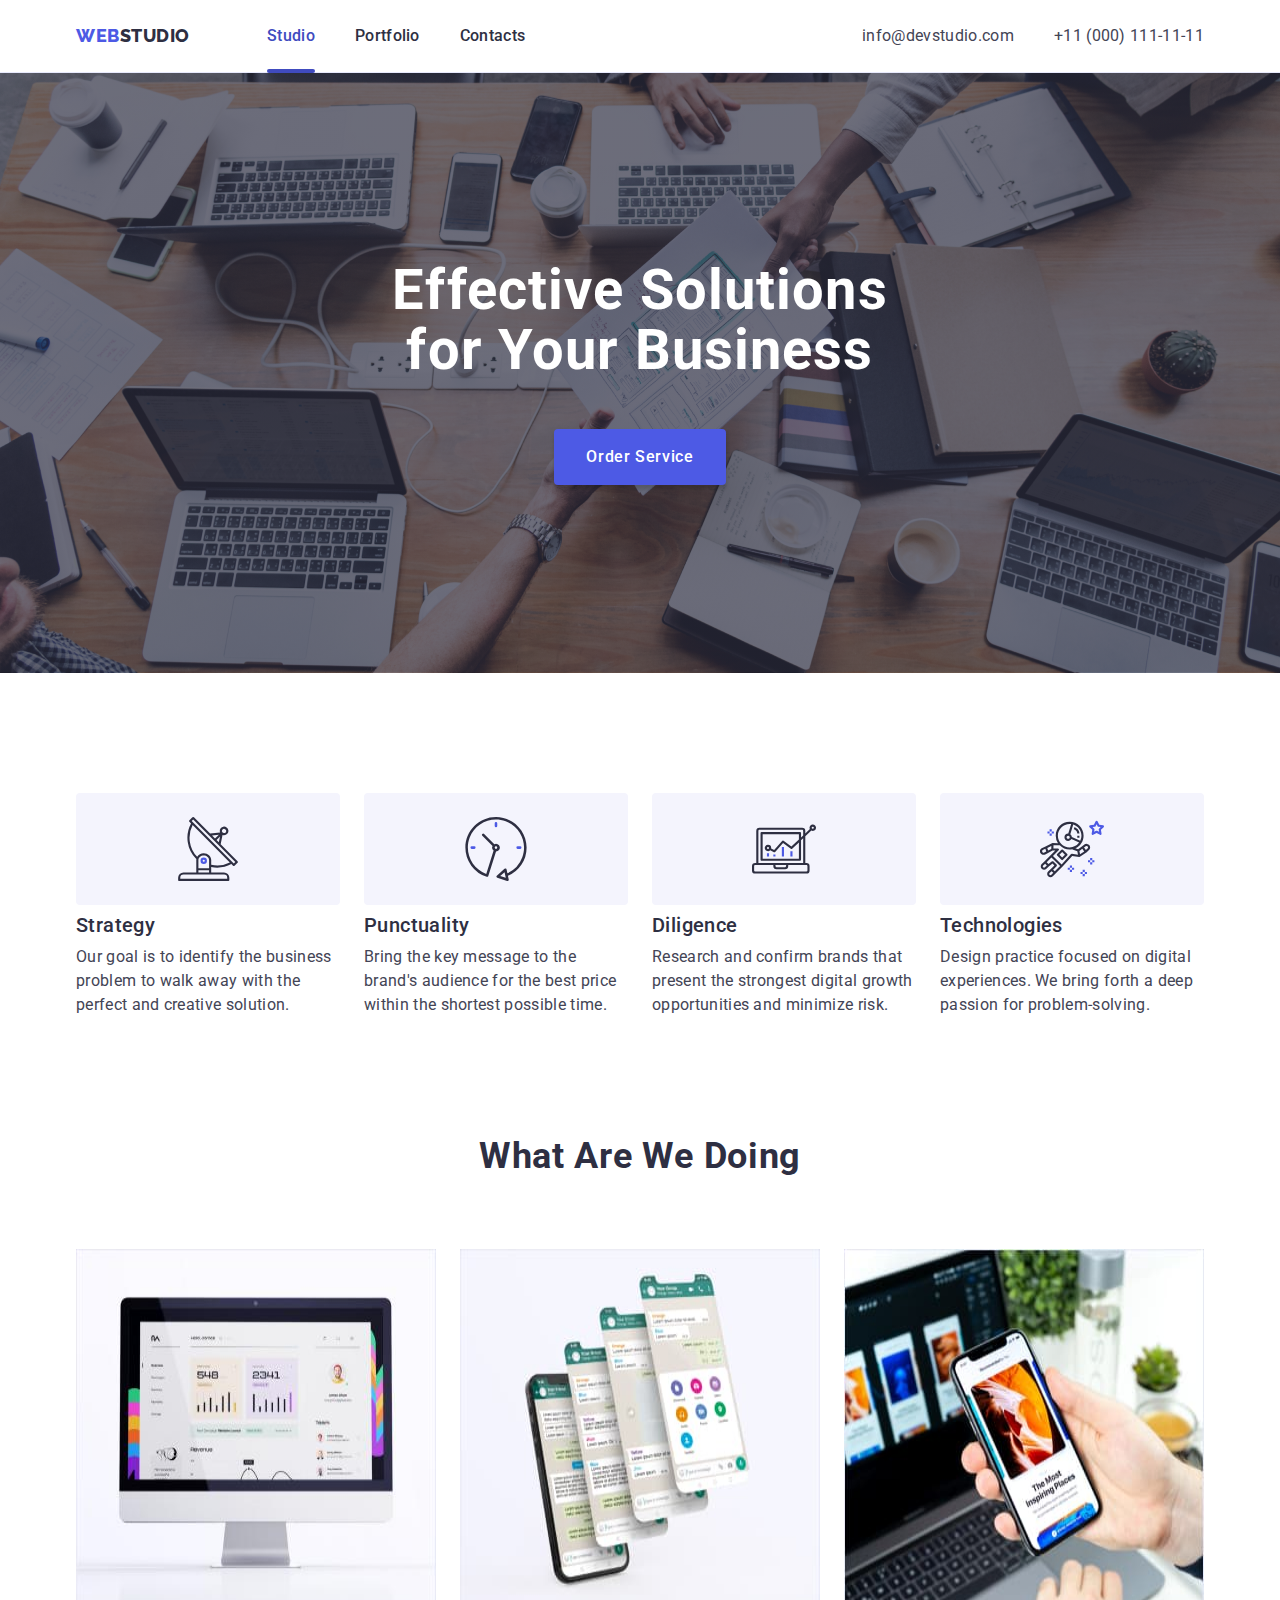
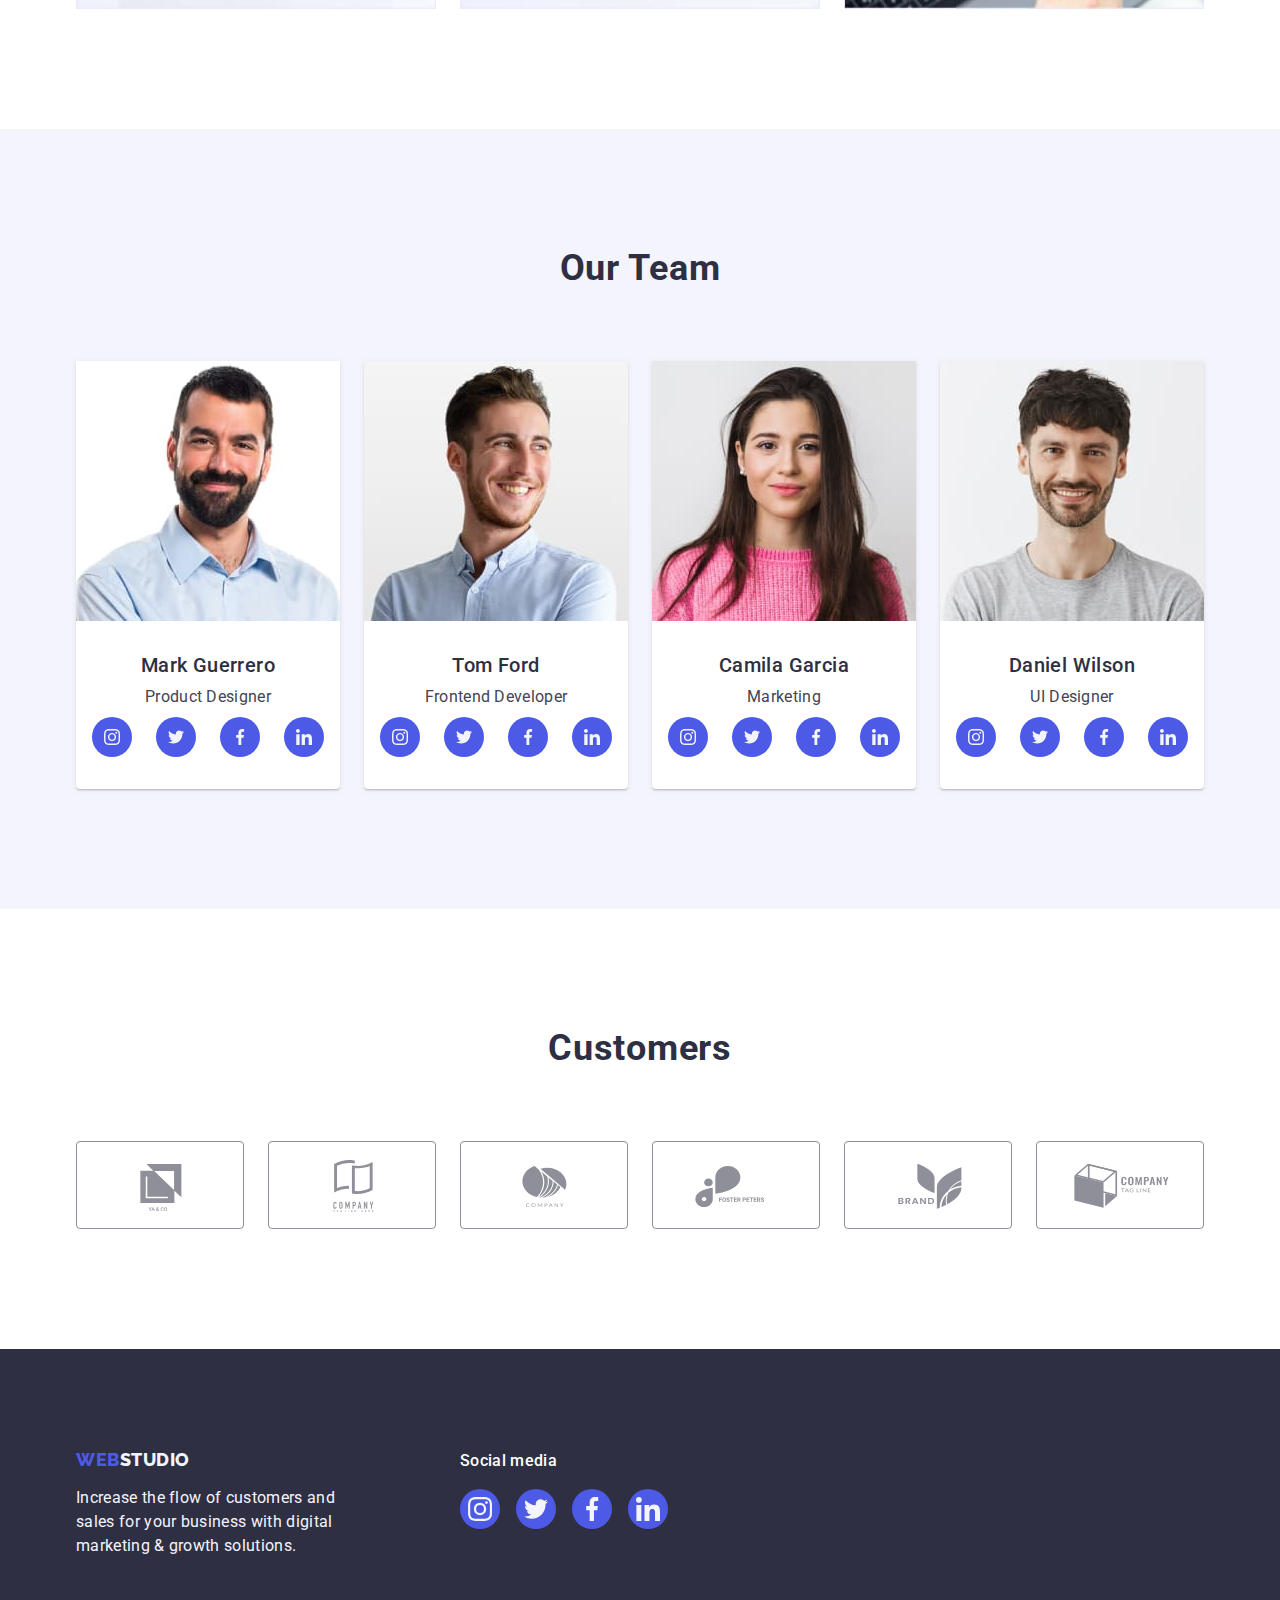
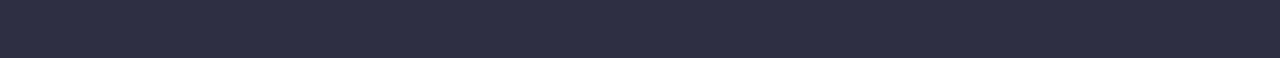
<file: index.html>
<!DOCTYPE html>
<html lang="en">
    <head>
        <meta charset="utf-8" />
        <meta name="description" content="Effective Solutions for Your Business" />
        <title>Effective Solutions for Your Business</title>
        <link rel="stylesheet" href="https://cdn.jsdelivr.net/npm/modern-normalize@2.0.0/modern-normalize.min.css"> 
        <link rel="stylesheet" href="./css/style.css" />
        <link rel="preconnect" href="https://fonts.googleapis.com">
        <link rel="preconnect" href="https://fonts.gstatic.com" crossorigin>
        <link href="https://fonts.googleapis.com/css2?family=Raleway:wght@800&family=Roboto:wght@400;500;700;900&display=swap" rel="stylesheet">
    </head>
    <body class="main-page">
        <header class="header">
            <div class="container">
                <nav class="nav">
                <a class="link logo" href="./index.html">Web<span class="logo-studio">Studio</span></a>
                <ul class="list">
                    <li><a class="nav link current" href="./index.html">Studio</a></li>
                    <li><a class="nav link" href="./portfolio.html">Portfolio</a></li>
                <li><a class="nav link" href="">Contacts</a></li>
                </ul>
            </nav>
            <address class="contacts">
                <ul class="list">
                    <li class="contact-item">
                <a class="link"  href="mailto:info@devstudio.com">info@devstudio.com</a><br />
                </li>
                <li class="contact-item">
                    <a class="link" href="tel:+110001111111">+11 (000) 111-11-11</a>
                </li>
                </ul>
            </address>
        </div>
         </header>
        <main>
            <section class="section-hero section">
                <div class="container">
            <h1 class="page-title">Effective Solutions
            for Your Business</h1>
            <button data-modal-open class="button" type="button">Order Service</button>
        
      
        </div>
            </section>
       
        <section class="section-offer section">
            <div class="container">
            <h2 class="visually-hidden">Our offer</h2>
            <ul class="list">
                <li class="item">
                    <div class="icon-top">
                    <svg class="icon" width="64" height="64">
                        <use href="./images/icons.svg#icon-antenna-1"></use>
                    </svg>
                </div>
            <h3 class="title">Strategy</h3>
            <p class="title-text">Our goal is to identify the business
            problem to walk away with the perfect and creative solution.</p>
            </li>
            <li class="item">
                  <div class="icon-top">
                    <svg class="icon" width="64" height="64">
                        <use href="./images/icons.svg#icon-clock-1"></use>
                    </svg>
                </div>
            <h3 class="title">Punctuality</h3>
            <p class="title-text">Bring the key message to the brand's audience for the best price within the shortest possible time.</p>
            </li>
            <li class="item">
                  <div class="icon-top">
                    <svg class="icon" width="64" height="64">
                        <use href="./images/icons.svg#icon-diagram-1"></use>
                    </svg>
                </div>
            <h3 class="title">Diligence</h3>
            <p class="title-text">Research and confirm brands that present the strongest digital growth opportunities and minimize risk.</p>
            </li>
            <li class="item">
                  <div class="icon-top">
                    <svg class="icon" width="64" height="64">
                        <use href="./images/icons.svg#icon-astronaut-1"></use>
                    </svg>
                </div>
            <h3 class="title">Technologies</h3>
            <p class="title-text">Design practice focused on digital experiences. We bring forth a deep passion for problem-solving.</p>
            </li>
            </ul>
        </div>
        </section>
        <section class="section-doing section">
            <div class="container">
            <h2 class="section-title">What are we doing</h2>
            <ul class="list">
                <li class="item">
            <img src="./images/section_2/Rectangle71.jpg" alt="personal_computer"
            width="360" height="360" />
            </li>
            <li class="item">
            <img src="./images/section_2/Rectangle71(1)(1).jpg" alt="phone"
            width="360" height="360"/>
            </li>
            <li class="item">
            <img src="./images/section_2/Rectangle71(1)(2).jpg" alt="phones"
            width="360" height="360" />
            </li>
            </ul>
        </div>
        </section>
        <section class="section-title-team section">
            <div class="container">
            <h2 class="title-team">Our Team</h2>
            <ul class="list">
                <li class="section-team-item">
                    <img src="./images/section_3/img(1).jpg" alt="Mark Guerrero"
                    width="264" height="260" />
                    <div class="cower-team">
                    <h3 class="title">Mark Guerrero</h3>
                    <p class="title-text">Product Designer</p>
                    <ul class="list">
                        <li class="item">
                            <a class="link-icon-soc" href="">
                                <svg class="icon-social" width="16" height="16">
                                    <use href="./images/icons.svg#icon-instagram-2"></use>
                                </svg>
                            </a>
                        </li>
                        <li class="item">
                            <a class="link-icon-soc" href="">
                                <svg class="icon-social" width="16" height="16">
                                    <use href="./images/icons.svg#icon-twitter-1"></use>
                                </svg>
                            </a>
                        </li>
                        <li class="item">
                            <a class="link-icon-soc" href="">
                                <svg class="icon-social" width="16" height="16">
                                    <use href="./images/icons.svg#icon-facebook-1"></use>
                                </svg>
                            </a>
                        </li>
                        <li class="item">
                            <a class="link-icon-soc" href="">
                                <svg class="icon-social" width="16" height="16">
                                    <use href="./images/icons.svg#icon-linkedin-1"></use>
                                </svg>
                            </a>
                        </li>
                    </ul>
                </div>
                </li>
                <li class="section-team-item">
                    <img src="./images/section_3/img(2).jpg" alt="Tom Ford"
                     width="264" height="260" />
                     <div class="cower-team">
                     <h3 class="title">Tom Ford</h3>
                     <p class="title-text">Frontend Developer</p>
                     <ul class="list">
                        <li class="item">
                            <a class="link-icon-soc" href="">
                                <svg class="icon-social" width="16" height="16">
                                    <use href="./images/icons.svg#icon-instagram-2"></use>
                                </svg>
                            </a>
                        </li>
                        <li class="item">
                            <a class="link-icon-soc" href="">

                                <svg class="icon-social" width="16" height="16">
                                    <use href="./images/icons.svg#icon-twitter-1"></use>
                                </svg>
                            </a>
                        </li>
                        <li class="item">
                            <a class="link-icon-soc" href="">
                                <svg class="icon-social" width="16" height="16">
                                    <use href="./images/icons.svg#icon-facebook-1"></use>
                                </svg>
                            </a>
                        </li>
                        <li class="item">
                            <a class="link-icon-soc" href="">
                                <svg class="icon-social" width="16" height="16">
                                    <use href="./images/icons.svg#icon-linkedin-1"></use>
                                </svg>
                            </a>
                        </li>
                    </ul>
                    </div>
                </li>
                <li class="section-team-item">
                    <img src="./images/section_3/img(3).jpg" alt="Camila Garcia"
                     width="264" height="260" />
                     <div class="cower-team">
                     <h3 class="title">Camila Garcia</h3>
                     <p class="title-text">Marketing</p>
                     <ul class="list">
                        <li class="item">
                            <a class="link-icon-soc" href="">
                                <svg class="icon-social" width="16" height="16">
                                    <use href="./images/icons.svg#icon-instagram-2"></use>
                                </svg>
                            </a>
                        </li>
                        <li class="item">
                            <a class="link-icon-soc" href="">
                                <svg class="icon-social" width="16" height="16">
                                    <use href="./images/icons.svg#icon-twitter-1"></use>
                                </svg>
                            </a>
                        </li>
                        <li class="item">
                            <a class="link-icon-soc" href="">
                                <svg class="icon-social" width="16" height="16">
                                    <use href="./images/icons.svg#icon-facebook-1"></use>
                                </svg>
                            </a>
                        </li>
                        <li class="item">
                            <a class="link-icon-soc" href="">
                                <svg class="icon-social" width="16" height="16">
                                    <use href="./images/icons.svg#icon-linkedin-1"></use>
                                </svg>
                            </a>
                        </li>
                    </ul>
                    </div>
                </li>
                <li class="section-team-item">
                    <img src="./images/section_3/img(4).jpg" alt="Daniel Wilson"
                     width="264" height="260" />
                     <div class="cower-team">
                     <h3 class="title">Daniel Wilson</h3>
                     <p class="title-text">UI Designer</p>
                     <ul class="list">
                        <li class="item">
                            <a class="link-icon-soc" href="">
                                <svg class="icon-social" width="16" height="16">
                                    <use href="./images/icons.svg#icon-instagram-2"></use>
                                </svg>
                            </a>
                        </li>
                        <li class="item">
                            <a class="link-icon-soc" href="">
                                <svg class="icon-social" width="16" height="16">
                                    <use href="./images/icons.svg#icon-twitter-1"></use>
                                </svg>
                            </a>
                        </li>
                        <li class="item">
                            <a class="link-icon-soc" href="">
                                <svg class="icon-social" width="16" height="16">
                                    <use href="./images/icons.svg#icon-facebook-1"></use>
                                </svg>
                            </a>
                        </li>
                        <li class="item">
                            <a class="link-icon-soc" href="">
                                <svg class="icon-social" width="16" height="16">
                                    <use href="./images/icons.svg#icon-linkedin-1"></use>
                                </svg>
                            </a>
                        </li>
                    </ul>
                    </div>
                </li>
            </ul>
        </div>
        </section>
        <section class="customers">
            <div class="container">
                <h2 class="title">Customers</h2>
                <ul class="list">
                    <li class="item">
                        <a class="icon-top"  href="">
                    <svg class="icon" width="104" height="56">
                        <use href="./images/icons.svg#icon-Logo"></use>
                    </svg>
            </a>
                    </li>
                    <li class="item">
                        <a class="icon-top"  href="">
                    <svg class="icon" width="104" height="56">
                        <use href="./images/icons.svg#icon-Logo-1"></use>
                    </svg>
            </a>
                    </li>
                    <li class="item">
                        <a class="icon-top" href="">

                    <svg class="icon" width="104" height="56">
                        <use href="./images/icons.svg#icon-Logo-2"></use>
                    </svg>
            </a>
                    </li>
                    <li class="item">
                        <a class="icon-top" href="">
                    <svg class="icon" width="104" height="56">
                        <use href="./images/icons.svg#icon-Logo-3"></use>
                    </svg>
            </a>
                    </li>
                    <li class="item">
                        <a class="icon-top" href="">
                    <svg class="icon" width="104" height="56">
                        <use href="./images/icons.svg#icon-Logo-4"></use>
                    </svg>
            </a>
                    </li>
                    <li class="item">
                        <a class="icon-top" href="">
                    <svg class="icon" width="104" height="56">
                        <use href="./images/icons.svg#icon-Logo-5"></use>
                    </svg>
            </a>
                    </li>
                </ul>
            </div>
        </section>
        </main>
        <footer class="footer">
            <div class="footer-section container">
           <div class="footer-text">     
        <a class="link" href="./index.html">Web<span class="logo-studio-footer">Studio</span></a>
          <p class="title-text">Increase the flow of customers and sales for your business with digital marketing & growth solutions.</p>
        </div>
        <div class="social">
            <p class="text">Social media</p>
            <ul class="list">
                <li class="item">
                              <a class="icon-soc" href="">
                    <svg class="icon" width="24" height="24">
                        <use href="./images/icons.svg#icon-instagram-2"></use>
                    </svg>
            </a>
                </li>
                <li class="item">
                              <a class="icon-soc" href="">
                        <svg class="icon" width="24" height="24">
                        <use href="./images/icons.svg#icon-twitter-1"></use>
                    </svg>
            </a>
                </li>
                <li class="item">
                              <a class="icon-soc" href="">
                    <svg class="icon" width="24" height="24">
                        <use href="./images/icons.svg#icon-facebook-1"></use>
                    </svg>
            </a>
                </li>
                <li class="item">
                              <a class="icon-soc" href="">
                    <svg class="icon" width="24" height="24">
                        <use href="./images/icons.svg#icon-linkedin-1"></use>
                    </svg>
            </a>
                </li>
            </ul>
        </div>
            </div>
        </footer>
            <div class="backdrop is-hidden" data-modal>
                <div class="modal">
                    <button data-modal-close type="button" class="modal-button">
                        <svg class="item-modal" width="8" height="8">
                            <use href="./images/icons.svg#icon-close-black-18dp-2-1-1"></use>
                        </svg>
                    </button>
                </div>
                </div>
        <script src="./js/modal.js"></script>
    </body>
</html>
</file>
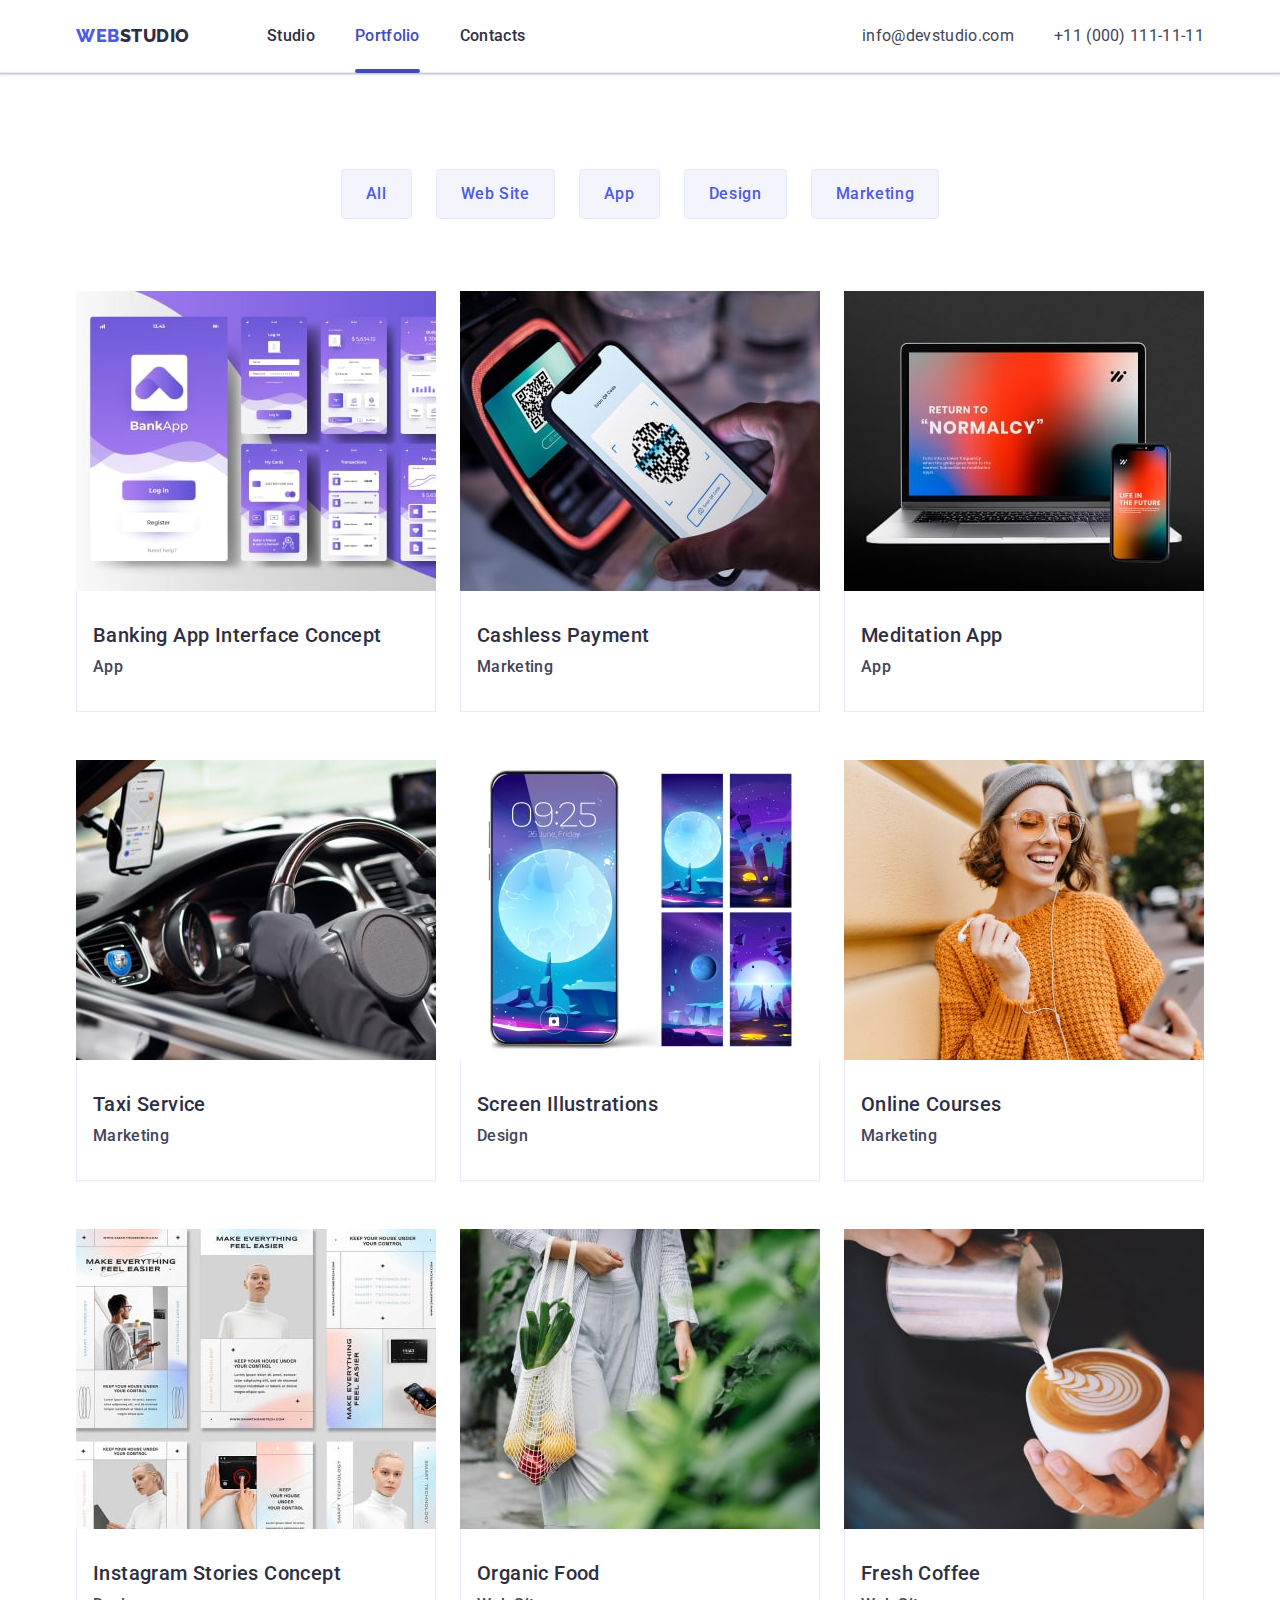
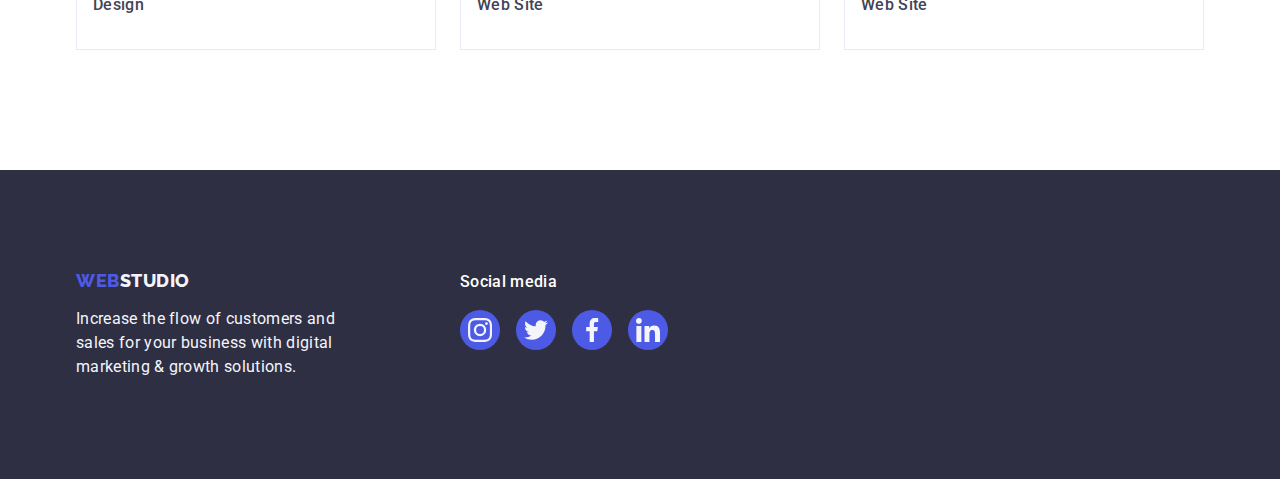
<file: portfolio.html>
<!DOCTYPE html>
<html lang="en">
<head>
    <meta charset="UTF-8">
    <meta name="description" content="Effective Solutions for Your Business">
    <title>Portfolio</title>
    <link rel="stylesheet" href="https://cdn.jsdelivr.net/npm/modern-normalize@2.0.0/modern-normalize.min.css">
    <link rel="stylesheet" href="./css/style.css" />
    <link rel="preconnect" href="https://fonts.googleapis.com">
    <link rel="preconnect" href="https://fonts.gstatic.com" crossorigin>
    <link href="https://fonts.googleapis.com/css2?family=Raleway:wght@800&family=Roboto:wght@400;500;700;900&display=swap" rel="stylesheet">
</head>
<body class="main-page" id="portfolio">
    <header class="header">
        <div class="container">
            <nav class="nav">
            <a class="link logo" href="./index.html">Web<span class="logo-studio">Studio</span></a>
            <ul class="list">
                <li><a class="nav link" href="./index.html">Studio</a></li>
                <li><a class="nav link current" href="./portfolio.html">Portfolio</a></li>
            <li><a class="nav link" href="">Contacts</a></li>
            </ul>
        </nav>
        <address class="contacts">
            <ul class="list">
                <li class="contact-item">
            <a class="link"  href="mailto:info@devstudio.com">info@devstudio.com</a><br />
            </li>
            <li class="contact-item">
                <a class="link" href="tel:+110001111111">+11 (000) 111-11-11</a>
            </li>
            </ul>
        </address>
    </div>
     </header>
         <main>
            <section class="section-portfolio section">
                <div class="container">
            <h1 class="visually-hidden">Lorem ipsum dolor, sit amet consectetur adipisicing elit.</h1>
            <ul class="list filter">
                <li class="item"><button class="button" type="button">All</button></li>
                <li class="item"><button class="button" type="button">Web Site</button></li>
                <li class="item"><button class="button" type="button">App</button></li>
                <li class="item"><button class="button" type="button">Design</button></li>
                <li class="item"><button class="button" type="button">Marketing</button></li>
            </ul>
            <ul class="list portfolio">
                <li class="item">
                    <a class="link" href="">
                    <div class="box-imag"><img src="./images/portfolio/img1-min.jpg" alt="applications" width="360" height="300">
                        <p class="text-overlay">14 Stylish and User-Friendly App Design Concepts · Task Manager App · Calorie Tracker App · Exotic Fruit Ecommerce App · Cloud Storage App</p>
                </div>
                    <div class="card">
                    <h2 class="title">Banking App Interface Concept</h2>
                    <p class="title-text">App</p>
                </div>
                    </a>
                </li>
                <li class="item">
                    <a class="link" href="">
                        <div class="box-imag"><img src="./images/portfolio/img2-min.jpg" alt="qr code" width="360" height="300">
                                <p class="text-overlay">14 Stylish and User-Friendly App Design Concepts · Task Manager App · Calorie Tracker App · Exotic Fruit Ecommerce App · Cloud Storage App</p>
                        </div>
                    <div class="card">
                    <h2 class="title">Cashless Payment</h2>
                    <p class="title-text">Marketing</p>
                </div>
                    </a>
                </li>
                <li class="item">
                    <a class="link" href="">
                    <div class="box-imag"><img src="./images/portfolio/img3-min.jpg" alt="phone and pk apps" width="360" height="300">
                            <p class="text-overlay">14 Stylish and User-Friendly App Design Concepts · Task Manager App · Calorie Tracker App · Exotic Fruit Ecommerce App · Cloud Storage App</p>
                    </div>
                    <div class="card">
                    <h2 class="title">Meditation App</h2>
                    <p class="title-text">App</p>
                </div>
                </a>
                </li>
                <li class="item">
                    <a class="link" href="">
                    <div class="box-imag"><img src="./images/portfolio/img4-min.jpg" alt="phone in a auto" width="360" height="300">
                            <p class="text-overlay">14 Stylish and User-Friendly App Design Concepts · Task Manager App · Calorie Tracker App · Exotic Fruit Ecommerce App · Cloud Storage App</p>
                        </div>
                    <div class="card">
                    <h2 class="title">Taxi Service</h2>
                    <p class="title-text">Marketing</p>
                </div>
                    </a>
                </li>
                <li class="item">
                    <a class="link" href="">
                    <div class="box-imag"><img class="link" src="./images/portfolio/img5-min.jpg" alt="phone screen" width="360" height="300">
                            <p class="text-overlay">14 Stylish and User-Friendly App Design Concepts · Task Manager App · Calorie Tracker App · Exotic Fruit Ecommerce App · Cloud Storage App</p>
                    </div>
                    <div class="card">
                    <h2 class="title">Screen Illustrations</h2>
                    <p class="title-text">Design</p>
                </div>
                </a>
                </li>
                <li class="item">
                    <a class="link" href="">
                    <div class="box-imag"><img src="./images/portfolio/img6-min.jpg" alt="girl and phone" width="360" height="300">
                            <p class="text-overlay">14 Stylish and User-Friendly App Design Concepts · Task Manager App · Calorie Tracker App · Exotic Fruit Ecommerce App · Cloud Storage App</p>
                        </div>
                    <div class="card">
                    <h2 class="title">Online Courses</h2>
                    <p class="title-text">Marketing</p>
                </div>
                </a>
                </li>
                <li class="item">
                    <a class="link" href="">
                    <div class="box-imag"><img src="./images/portfolio/img7-min.jpg" alt="social network instagram" width="360" height="300">
                            <p class="text-overlay">14 Stylish and User-Friendly App Design Concepts · Task Manager App · Calorie Tracker App · Exotic Fruit Ecommerce App · Cloud Storage App</p>
                        </div>
                    <div class="card">
                    <h2 class="title">Instagram Stories Concept</h2>
                    <p class="title-text">Design</p>
                </div>
                </a>
                </li>
                <li class="item">
                    <a class="link" href="">
                    <div class="box-imag"><img src="./images/portfolio/img8-min.jpg" alt="fruit and vegetables" width="360" height="300">
                            <p class="text-overlay">14 Stylish and User-Friendly App Design Concepts · Task Manager App · Calorie Tracker App · Exotic Fruit Ecommerce App · Cloud Storage App</p>
                        </div>
                    <div class="card">
                    <h2 class="title">Organic Food</h2>
                    <p class="title-text">Web Site</p>
                </div>
                    </a>
                </li>
                <li class="item">
                    <a class="link" href="">
                    <div class="box-imag"><img src="./images/portfolio/img9-min.jpg" alt="nice capuchino" width="360" height="300">
                            <p class="text-overlay">14 Stylish and User-Friendly App Design Concepts · Task Manager App · Calorie Tracker App · Exotic Fruit Ecommerce App · Cloud Storage App</p>
                        </div>
                    <div class="card">
                    <h2 class="title">Fresh Coffee</h2>
                    <p class="title-text">Web Site</p>
                </div>
                    </a>
                </li>
            </ul>
        </div>
        </section>
                </main>
                <footer class="footer">
                    <div class="footer-section container">
                   <div class="footer-text">     
                <a class="link" href="./index.html">Web<span class="logo-studio-footer">Studio</span></a>
                  <p class="title-text">Increase the flow of customers and sales for your business with digital marketing & growth solutions.</p>
                </div>
                <div class="social">
                    <p class="text">Social media</p>
                    <ul class="list">
                        <li class="item">
                                      <a class="icon-soc" href="">
                            <svg class="icon" width="24" height="24">
                                <use href="./images/icons.svg#icon-instagram-2"></use>
                            </svg>
                    </a>
                        </li>
                        <li class="item">
                                      <a class="icon-soc" href="">
                                <svg class="icon" width="24" height="24">
                                <use href="./images/icons.svg#icon-twitter-1"></use>
                            </svg>
                    </a>
                        </li>
                        <li class="item">
                                      <a class="icon-soc" href="">
                            <svg class="icon" width="24" height="24">
                                <use href="./images/icons.svg#icon-facebook-1"></use>
                            </svg>
                    </a>
                        </li>
                        <li class="item">
                                      <a class="icon-soc" href="">
                            <svg class="icon" width="24" height="24">
                                <use href="./images/icons.svg#icon-linkedin-1"></use>
                            </svg>
                    </a>
                        </li>
                    </ul>
                </div>
                    </div>
                </footer>
</body>
</html>
</file>
<file: css/style.css>
body {
    font-family: var(--primary-font);
    color: var(--primary-color-slate, #434455);
    background-color: var(--background-color-white);
    
}
:root {
    --primary-font: "Roboto", sans-serif;
    --primary-color-slate: #434455;
    --background-color-white: #FFFFFF;
    --primary-text-color: #2E2F42;
    --active-text-color: #404BBF;
    --color-logo: #4d5ae5;
    --backgroung-color-onesect:  #2e2f42;
    --color-text-onesect:  #FFFFFF;
    --color-text-footer: #F4F4FD;
    --cornflower: #E7E9FC;
    --section-customers-icon: #8E8F99;
    --icon-footer-hover: #31D0AA;
}
h1, h2, h3, h4, h5, h6, p {
	margin-top: 0;
	margin-bottom: 0;
}

ul {
	margin-top: 0;
	margin-bottom: 0;
	padding-left: 0;
}
img {
    display: block;
    max-width: 100%;
}
main {
    flex-grow: 1;
}
.container {
    margin: 0 auto;
    width: 1158px;
    padding-left: 15px;
    padding-right: 15px;
}

.visually-hidden {
    position: absolute;
    width: 1px;
    height: 1px;
    margin: -1px;
    border: 0;
    padding: 0;
    white-space: nowrap;
    clip-path: inset(100%);
    clip: rect(0 0 0 0);
    overflow: hidden;
    }
  
 

.list{
    list-style: none;
}

/*-------------------HEADER--------------------*/
header .container {
    display: flex;
    justify-content: space-between;
    }
    .header {
        box-shadow: 0px 2px 1px rgba(46, 47, 66, 0.08), 0px 1px 1px rgba(46, 47, 66, 0.16), 0px 1px 6px rgba(46, 47, 66, 0.08);
    }
    .nav {
        display: flex;
    align-items: center;
    } 
    header {
        border-bottom: 1px solid var(--cornflower, #E7E9FC);
    }
  
    .nav .list {
        display: flex;
        gap: 40px;
        width: 261px;
        align-items: flex-start;
        
    }
     .list .nav {
        padding-top: 24px;
        padding-bottom: 24px;
       

    }
     .header .list .current {
        position: relative;
        color: var(--active-text-color); 
        display: flex;
        
    }
        
    
     .current::after {
        content: "";
        width: 100%;
        height: 2px;
        background-color: var(--active-text-color);
        position: absolute;
        left: 0;
        bottom: -1px;
        height: 4px;
        border-radius: 2px;
       
    }
      
 
     .contacts  {
        display: flex;
        align-items: center;
    }
    .contacts .list {
        display: flex;
        gap: 40px;
    }
    
    
     .list .link {
        font-family: var(--primary-font);
        color: var(--primary-text-color);
        text-decoration: none;
        text-transform: none;
        font-size: 16px;
    font-weight: 500;
    line-height: 1.5;
    letter-spacing: 0.02em;
    transition: color 250ms cubic-bezier(0.4, 0, 0.2, 1);
    }
    .logo {
        font-family: "Raleway", sans-serif;
        color: var(--color-logo);
        font-size: 18px;
    font-weight: 800;
    line-height: 1.17;
    letter-spacing:  0.03em;
    text-transform: uppercase;
    text-decoration: none;
    width: 115px;
    height: 24px;
    margin-right: 76px;
    align-items: center;
    display: flex;
    
    
    
    }
    .main-page .logo-studio {
        color: var( --primary-text-color);
    
    }
    
    .list .link:focus,
    .list .link:hover {
        color: var(--active-text-color);
    }
    
    .contacts {
        font-style: normal;
    }
    .contacts .list .link {
        font-family: var(--primary-font);
        color: var(--primary-color-slate);
        text-transform: none;
        font-weight: 400;
        font-size: 16px;
    line-height: 1.5;
    letter-spacing: 0.02em;
    transition: color 250ms cubic-bezier(0.4, 0, 0.2, 1);
    }
    .contacts .list .link:focus,
    .contacts .list .link:hover {
        color: var(--active-text-color);
    }
/*----------------------------------HERO-----------------------*/
.section-hero  {
    background-color: var(--backgroung-color-onesect);
    background-image: linear-gradient(to bottom, rgba(46, 47, 66, 0.70), rgba(46, 47, 66, 0.70)), url(../images/background-hero.jpg);
    background-repeat: no-repeat;
    background-size: cover;
    background-position: center center;
    text-align: center;
    font-family: "Roboto", sans-serif;
    padding: 188px 0;
}
.page-title {
    font-family: "Roboto", sans-serif;
    font-size: 56px;
    letter-spacing: 0.02em;
    line-height: 1.07;
    color: var(--color-text-onesect);
    text-align: center;
    max-width: 496px;
    box-sizing: border-box;
    margin-right: auto;
    margin-left: auto;
    margin-bottom: 48px;
    

}
.section-hero .button {
    color:#FFF;
    cursor: pointer;
background: var(--color-logo);
font-family: "Roboto", sans-serif;
font-size: 16px;
font-weight: 500;
line-height: 1.5;
letter-spacing: 0.04em;
margin: 0 auto;
display: block;
padding: 16px 32px;
border-radius: 4px;
box-shadow: 0px 4px 4px 0px rgba(0, 0, 0, 0.15);
min-width: 169px;
height: 56px;
border: none;
transition: background-color 250ms cubic-bezier(0.4, 0, 0.2, 1);
}
.section-hero .button:hover,
.section-hero .button:focus {
    background-color: var(--active-text-color);
}



/*-------------------------------------MODAL WINDOW----------------------*/
.backdrop {
    border-radius: 4px;
    background-color: rgba(46, 47, 66, 0.40);
flex-shrink: 0;
width: 100vw;
height: 100%;
padding: 80px 516px 13px 516px;
position: fixed;
top: 0;
left: 0;
opacity: 1;
visibility: visible;
pointer-events: auto;
transition: opacity 250ms cubic-bezier(0.4, 0, 0.2, 1), visibility 250ms cubic-bezier(0.4, 0, 0.2, 1);
}
 .is-hidden {
    visibility: hidden;
    opacity: 0;
    pointer-events: none;
}
.modal {
    border-radius: 4px;
background:  #FCFCFC;
box-shadow: 0px 2px 1px 0px rgba(0, 0, 0, 0.20), 0px 1px 3px 0px rgba(0, 0, 0, 0.12), 0px 1px 1px 0px rgba(0, 0, 0, 0.14);
min-height: 584px;
width: 408px;
flex-shrink: 0;
position: absolute;
top: 50%;
left: 50%;
transform: translate(-50%, -50%) scale(1);
transition: transform 250ms cubic-bezier(0.4, 0, 0.2, 1);
}
.item-modal {
    fill: var(--backgroung-color-onesect);
    transition: fill 250ms cubic-bezier(0.4, 0, 0.2, 1);
}
.modal-button {
    position: absolute;
    top: 24px;
    right: 24px;
    display: flex;
    align-items: center;
    justify-content: center;
    width: 24px;
    height: 24px;
    border-radius: 50%;
    background-color: #E7E9FC;
    border: 1px solid rgba(0, 0, 0, 0.10);
    padding: 0;
    cursor: pointer;
    transition: background-color 250ms cubic-bezier(0.4, 0, 0.2, 1), border 250ms cubic-bezier(0.4, 0, 0.2, 1);
}
.modal-button:hover .item-modal,
.modal-button:focus .item-modal {
    fill: #ffffff;
}
.modal-button:hover,
.modal-button:focus {
    background-color: #404BBF;
    border: none;
}

/*---------------------------------------SECTION OFFER----------------------------*/

.section-offer  {
    padding: 120px 0;
}

.section-offer .list {
    display: flex;
    gap: 24px;
}
.section-offer .list .item {
    flex-basis: calc((1128px - 72px) / 4);
}
.section-offer  .title {
    color: var(--primary-text-color);
    font-family: "Roboto", sans-serif;
    font-size: 20px;
    font-weight: 500;
    line-height: 1.2;
    letter-spacing: 0.02em;
    margin-bottom: 8px;
}
.section-offer .title-text{
    color: var(--primary-color-slate);
    font-family: var(--primary-font);
font-size: 16px;
line-height: 1.5;
letter-spacing: 0.02em;
}
.section-offer .icon-top {
    border-radius: 4px;
    background: var(--color-text-footer);
    width: 100%;
    height: 112px;
    display: flex;
    align-items: center;
    justify-content: center;
    margin-bottom: 8px;
}


/*----------------------------------------SECTION DOING--------------------------*/

.section-doing {
    padding-bottom: 120px;
}
.section-doing .section-title {
    color: var(--primary-text-color);
    text-align: center;
font-family: var(--primary-font);
font-size: 36px;
line-height: 1.11;
letter-spacing: 0.02em;
text-transform: capitalize;
margin-bottom: 72px;
}
.section-doing .list {
    display: flex;
    gap: 24px;
}
.section-doing .list .item {
    flex-basis: calc((100% - 48px) / 3);
}

/*------------------------------------------SECTION TEAM---------------------------*/


.section-title-team {
    background-color: var(--color-text-footer);
    padding-top: 120px;
    padding-bottom: 120px;
}
.section-title-team .title-team {
    color: var(--primary-text-color);
    text-align: center;
font-family: var(--primary-font);
font-size: 36px;
line-height: 1.11;
letter-spacing: 0.02em;
text-transform: capitalize;
margin-bottom: 72px;
}
.section-team-item {
    background-color: var(--background-color-white);
    flex-basis: calc((100% - 72px) / 4);
    border-radius: 0px 0px 4px 4px;
box-shadow: 0px 2px 1px 0px rgba(46, 47, 66, 0.08), 0px 1px 1px 0px rgba(46, 47, 66, 0.16), 0px 1px 6px 0px rgba(46, 47, 66, 0.08);
}
.section-title-team .title {
    color: var(--primary-text-color);
    font-family: "Roboto", sans-serif;
    font-size: 20px;
    font-weight: 500;
    line-height: 1.2;
    letter-spacing: 0.02em;
    text-align: center;
    margin-bottom: 8px;
}
.section-title-team .title-text {
    color: var (--primary-color-slate);
    font-family: var(--primary-font);
font-size: 16px;
line-height: 1.5;
letter-spacing: 0.02em;
text-align: center;
}
.section-title-team .list {
    display: flex;
    gap: 24px;
}
.cower-team {
    padding: 32px 0;
}
.cower-team .list {
    display: flex;
    align-items: center;
    justify-content: center;
    padding-top: 8px;
}

.cower-team .item {
    width: 40px;
    height: 40px;
    border-radius: 50%;
   
    display: flex;
    align-items: center;
    justify-content: center;
    
}
.link-icon-soc {
    width: 100%;
    height: 100%;
    background-color: var(--color-logo);
    border-radius: 50%;
    display: flex;
    align-items: center;
    justify-content: center;
    transition: background-color 250ms cubic-bezier(0.4, 0, 0.2, 1);

}
.icon-social {
    fill: var(--color-text-footer)
}
.cower-team .link-icon-soc:hover,
.cower-team .link-icon-soc:focus {
    background-color: var(--active-text-color);
}
/*-----------------------------------------SECTION CUSTOMERS--------------------*/

.customers .title {
    color: var(--backgroung-color-onesect);
text-align: center;
font-family: var(--primary-font);
font-size: 36px;
font-weight: 700;
line-height: 1.11;
letter-spacing: 0.02em;
text-transform: capitalize;
margin-bottom: 72px;
}
.customers {
    padding-top: 120px;
    padding-bottom: 120px;
}
.customers .icon {
    fill: var(--section-customers-icon);
    transition: fill 250ms cubic-bezier(0.4, 0, 0.2, 1);
}
.customers .icon-top {
    border-radius: 4px;
    border: 1px solid var(--section-customers-icon);
    border-color: var(--section-customers-icon);
    display: flex;
    align-items: center;
    justify-content: center;
    height: 100%;
    width: 100%;
    color: var(--section-customers-icon);
    transition: color 250ms cubic-bezier(0.4, 0, 0.2, 1), border-color 250ms cubic-bezier(0.4, 0, 0.2, 1);
}
.customers .list .item {
    flex-basis: calc((100% - 120px) / 6);
    height: 88px;
}
.customers .list {
    display: flex;
    gap: 24px;
}
.customers .icon-top:hover,
.customers .icon-top:focus {
    border-color:  var(--active-text-color);
    color: var(--active-text-color)
}
.customers .icon-top:hover .icon,
.customers .icon-top:focus .icon {
    fill: #404BBF;
}

/*------------------------------------------FOOTER-------------------------*/

.footer {
    background-color: var(--backgroung-color-onesect);
    padding: 100px 0;
    
}
.footer .link {
    font-family: "Raleway", sans-serif;
    color: var(--color-logo);
    font-size: 18px;
font-weight: 800;
line-height: 1.17;
letter-spacing:  0.03em;
text-transform: uppercase;
text-decoration: none;
margin-bottom: 16px;
width: 115px;
display: inline-block;
}
.footer .footer-text {
    box-sizing: content-box;
    text-align: left;
    margin-right: 120px
}
.footer-section {
    display: flex;
    align-items: baseline;
}

.footer .logo-studio-footer {
    color: var(--color-text-footer);
    
}
.footer .title-text {
    color: var(--color-text-footer);
    line-height: 1.5;
    letter-spacing: 0.02em;
    font-size: 16px;
    width: 264px;
}

    
.text {
    color: var(--background-color-white);
font-family: var(--primary-font);
font-size: 16px;
font-weight: 500;
line-height: 1.5;
letter-spacing: 0.02em;
margin-bottom: 16px;
}
.icon-soc {
    width: 100%;
    height: 100%;
    border-radius: 50%;
    background-color: var(--color-logo);
    display: flex;
    align-items: center;
    justify-content: center;
    transition: background-color 250ms cubic-bezier(0.4, 0, 0.2, 1);
}
.icon-soc .icon {
    fill: var(--color-text-footer);
}
.social .list .item {
    width: 40px;
    height: 40px;
}
.social .list {
    display: flex;
    gap: 16px;
}
.social .icon-soc:hover ,
.social .icon-soc:focus {
background-color: var(--icon-footer-hover);
}
/*-------------------------------------PAGE PORTFOLIO--------------------*/


.section-portfolio {
    padding-top: 96px;
    padding-bottom: 120px;
}
.section-portfolio .filter  {
    display: flex;
    gap: 24px;
    margin-bottom: 72px;
    justify-content: center;

}

.list .button {
    cursor: pointer;
    color: var(--color-logo);
   background-color: var(--color-text-footer);
   text-align: center;
   cursor: pointer;
font-family: var(--primary-font);
font-size: 16px;
font-weight: 500;
line-height: 1.5;
letter-spacing: 0.64px;
border-radius: 4px;
border: 1px solid var(--cornflower, #E7E9FC);
border-color: #E7E9FC;
padding: 12px 24px;
transition: color 250ms cubic-bezier(0.4, 0, 0.2, 1), background-color 250ms cubic-bezier(0.4, 0, 0.2, 1),
    border-color 250ms cubic-bezier(0.4, 0, 0.2, 1), box-shadow 250ms cubic-bezier(0.4, 0, 0.2, 1); 
}

    
.list .button:focus,
.list .button:hover {
    color: var(--color-text-onesect);
    background-color: var(--active-text-color);
    border-color: transparent;
box-shadow: 0px 3px 1px rgba(0, 0, 0, 0.1), 0px 2px 1px rgba(0, 0, 0, 0.08), 0px 2px 2px rgba(0, 0, 0, 0.12); 
}
.section-portfolio .portfolio {
    display: flex;
    flex-wrap: wrap;
    row-gap: 48px;
    column-gap: 24px;
    flex-shrink: 0;
    
}
 .portfolio .card {
    border: 1px solid var(--cornflower, #E7E9FC);
    padding: 32px 16px;
    border-top: none;
}
.section-portfolio .item .link {
    display: block;
    transition: box-shadow 250ms cubic-bezier(0.4, 0, 0.2, 1);
}
.section-portfolio .portfolio .item {
    flex-basis: calc((100% - 48px) / 3);
    transition: box-shadow 250ms cubic-bezier(0.4, 0, 0.2, 1);
}
 .section-portfolio .item .link:hover, 
 .section-portfolio .item .link:focus {
background-color: var(--background-color-white);
box-shadow: 0px 1px 6px rgba(46, 47, 66, 0.08), 0px 1px 1px rgba(46, 47, 66, 0.16), 0px 2px 1px rgba(46, 47, 66, 0.08); 
}

.section-portfolio .list .title {
    color: var(--primary-text-color);
    font-family: "Roboto", sans-serif;
    text-transform: none;
    font-size: 20px;
    font-weight: 500;
    line-height: 1.2;
    letter-spacing: 0.02em; 
    margin-bottom: 8px;
}
.section-portfolio .list .title-text {
    color: var(--primary-color-slate);
    font-family: var(--primary-font);
    text-transform: none;
font-size: 16px;
line-height: 1.5;
letter-spacing: 0.02em;
}
.box-imag {
   position: relative; 
  overflow: hidden;
}
.text-overlay {
    display: block;
    color: var(--color-text-footer);
font-family: var(--primary-font);
font-size: 16px;
line-height: 1.5;
letter-spacing: 0.02em;
position: absolute;
top: 0;
left: 0;
background-color: var(--color-logo);
padding: 40px 32px;
width: 100%;
   height: 100%;
   transform: translateY(100%);
   transition: transform 250ms cubic-bezier(0.4, 0, 0.2, 1);
}

.section-portfolio .item .link:hover .text-overlay,
.section-portfolio .item .link:focus .text-overlay {
    transform: translateY(0);
}
</file>
